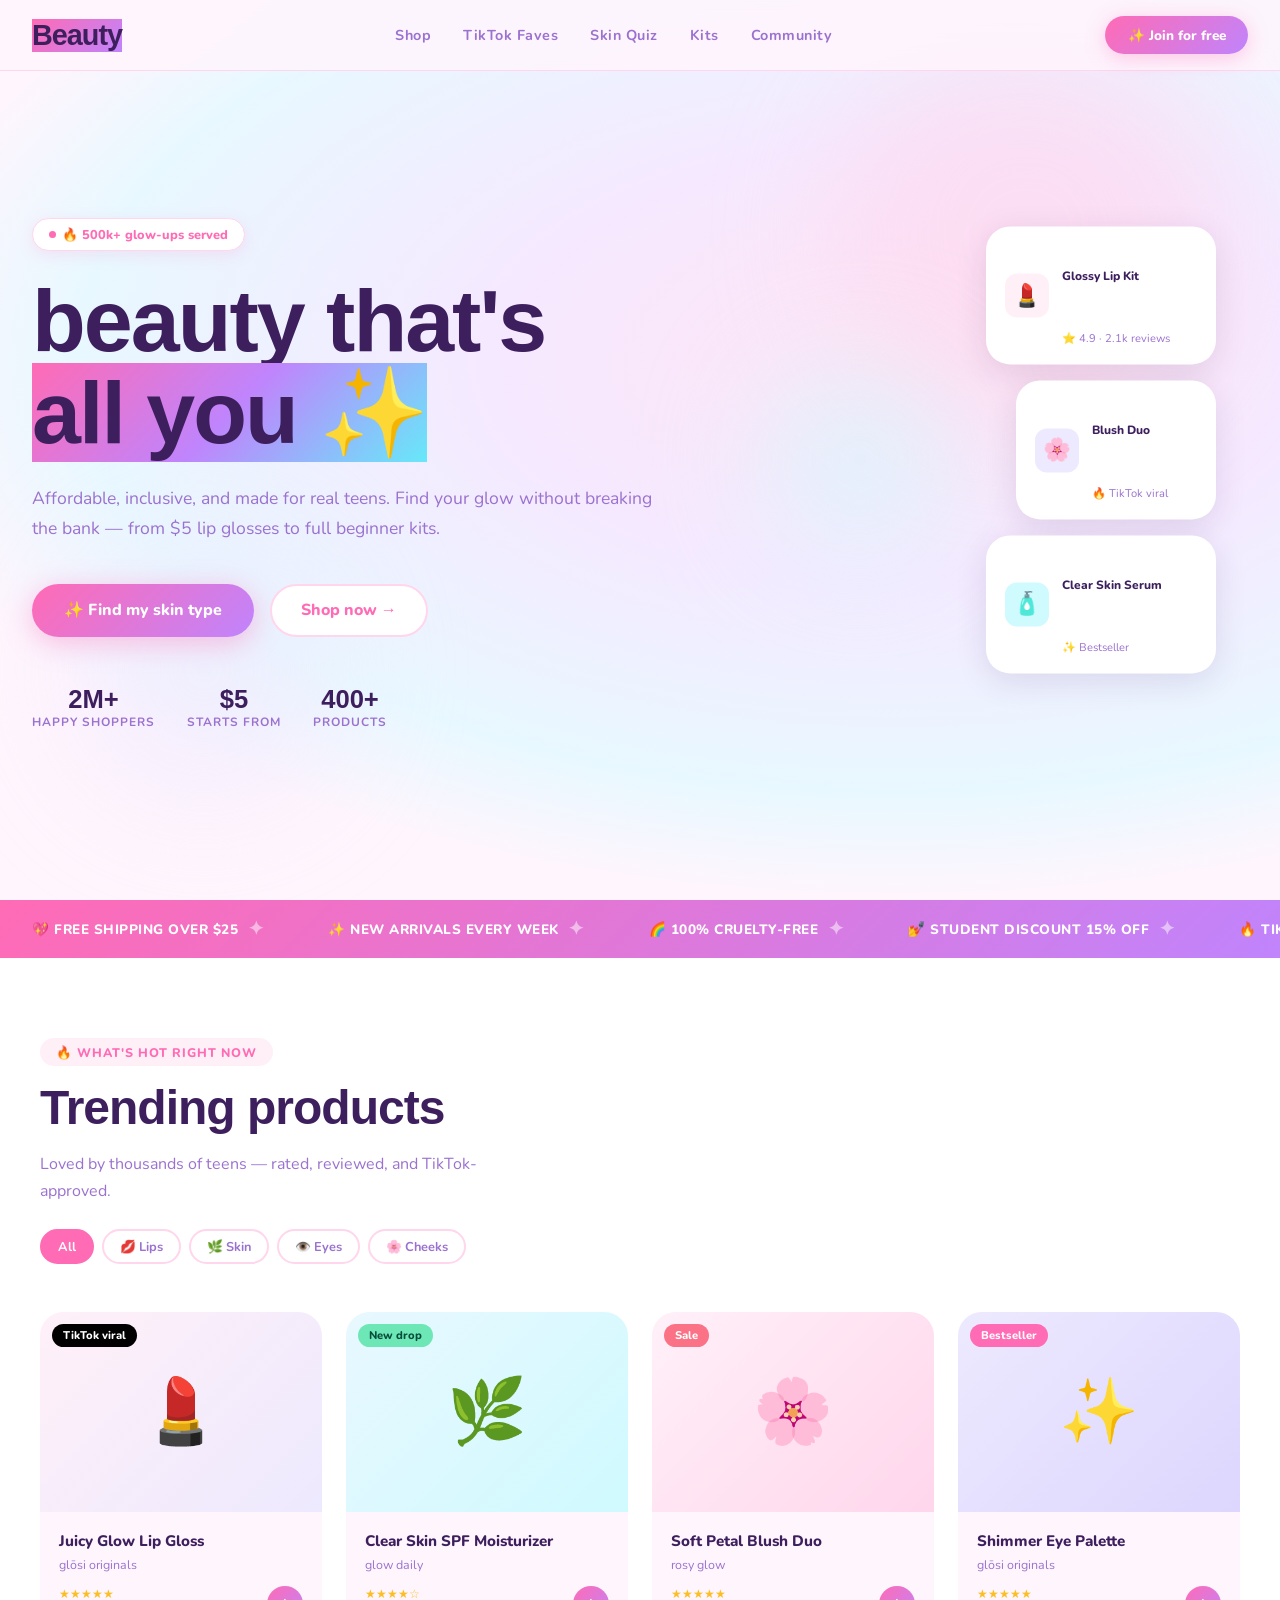
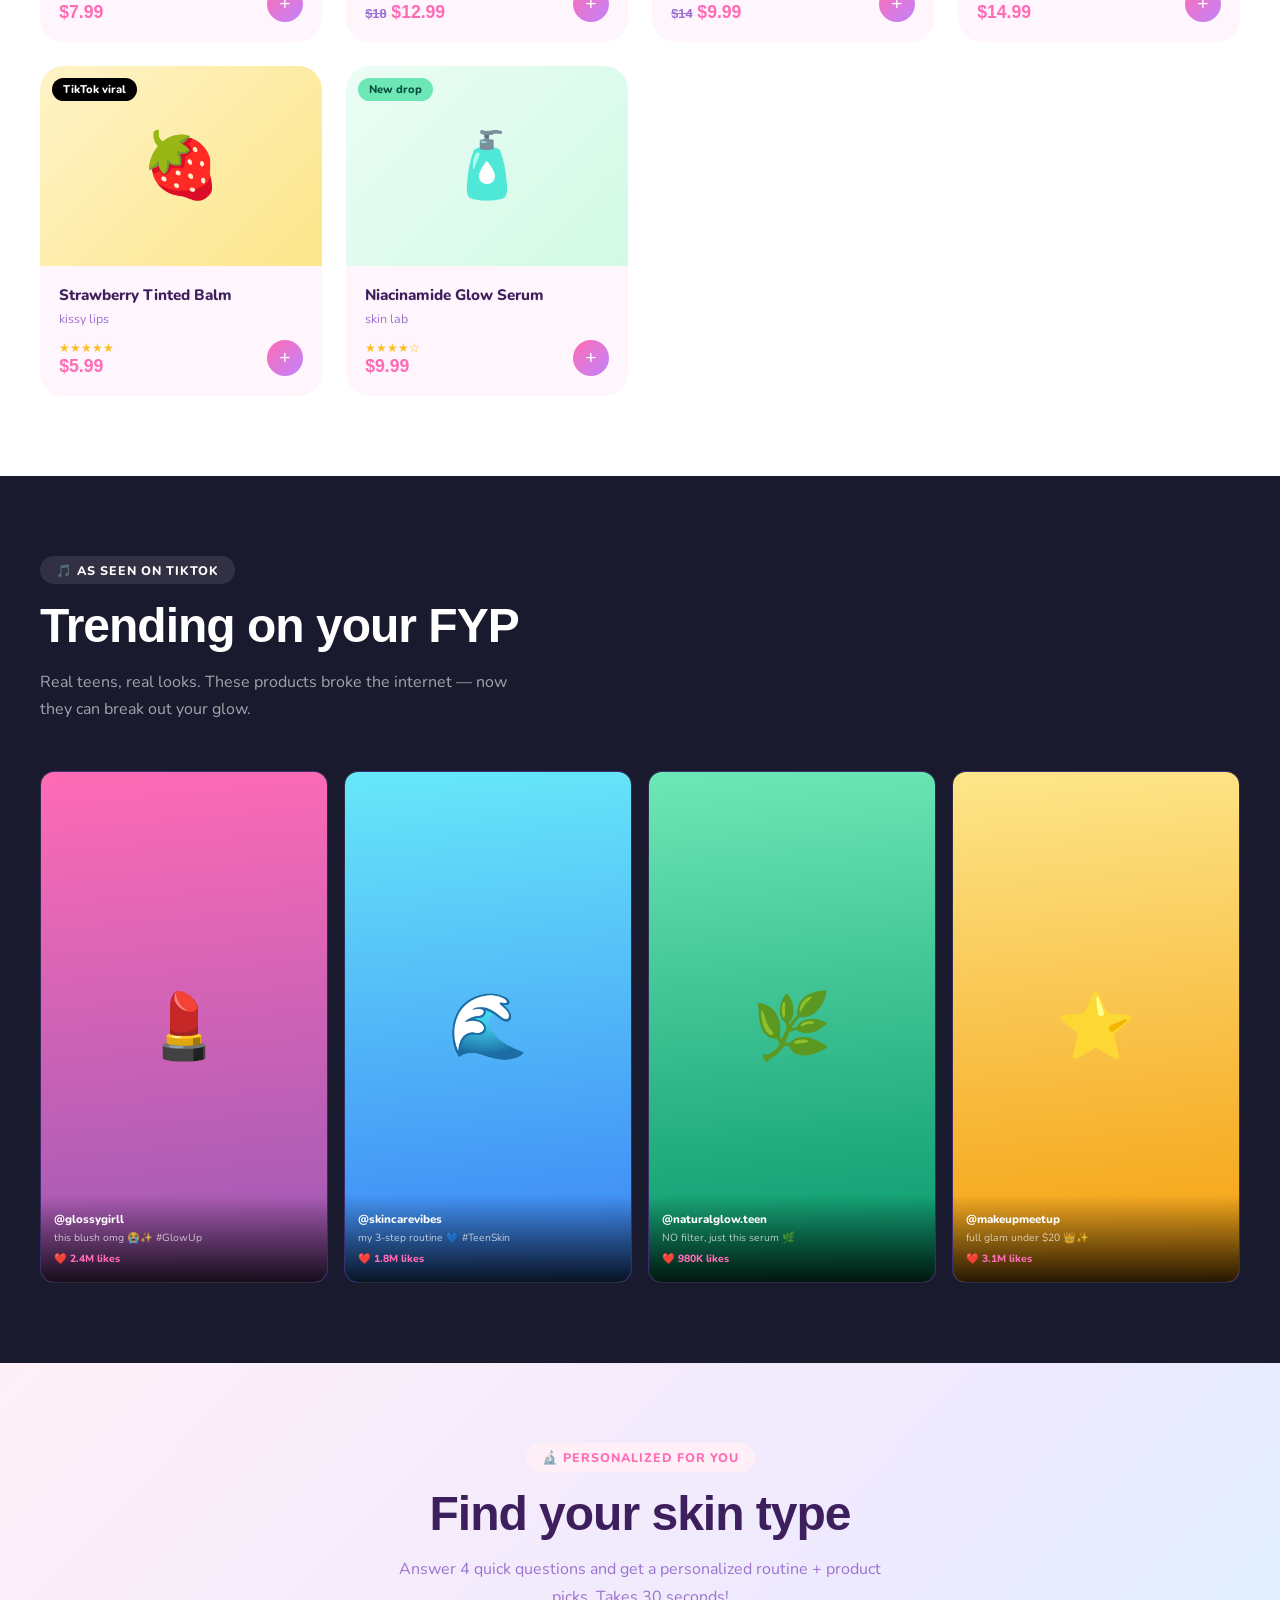
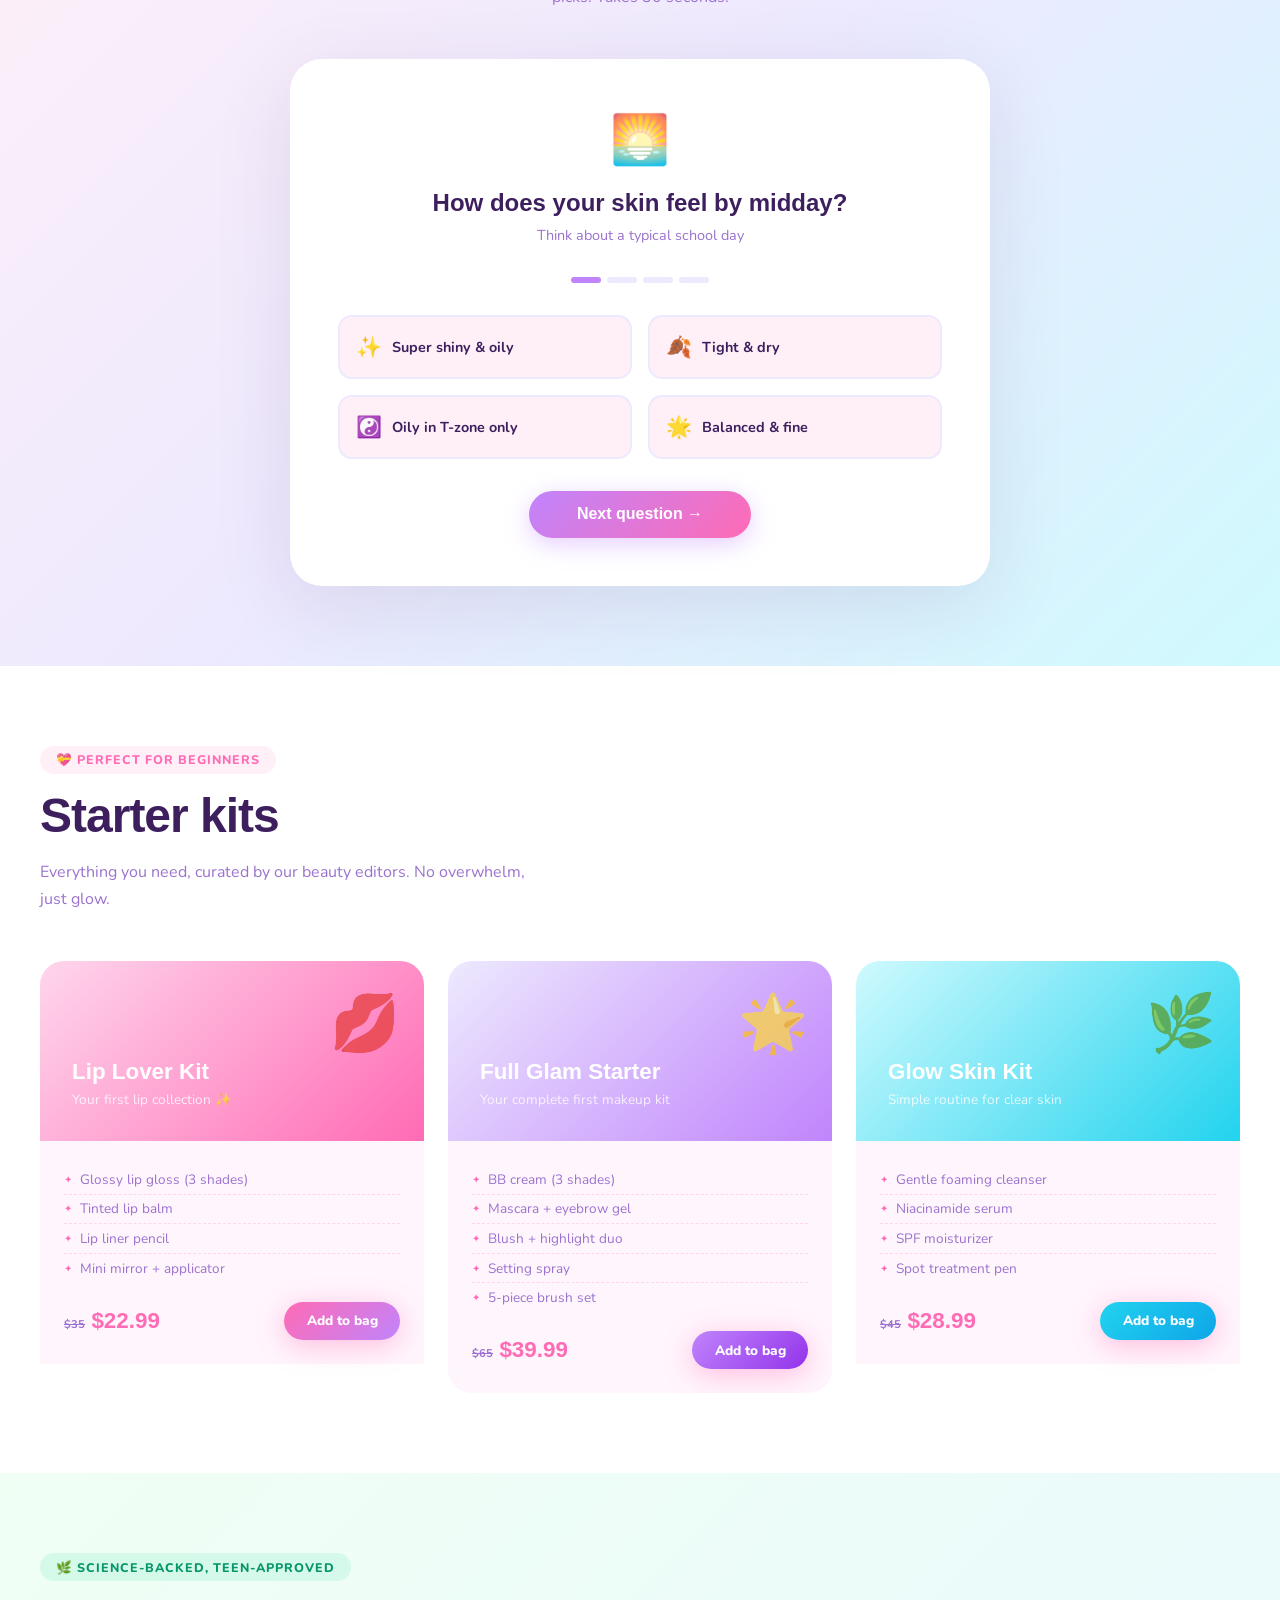
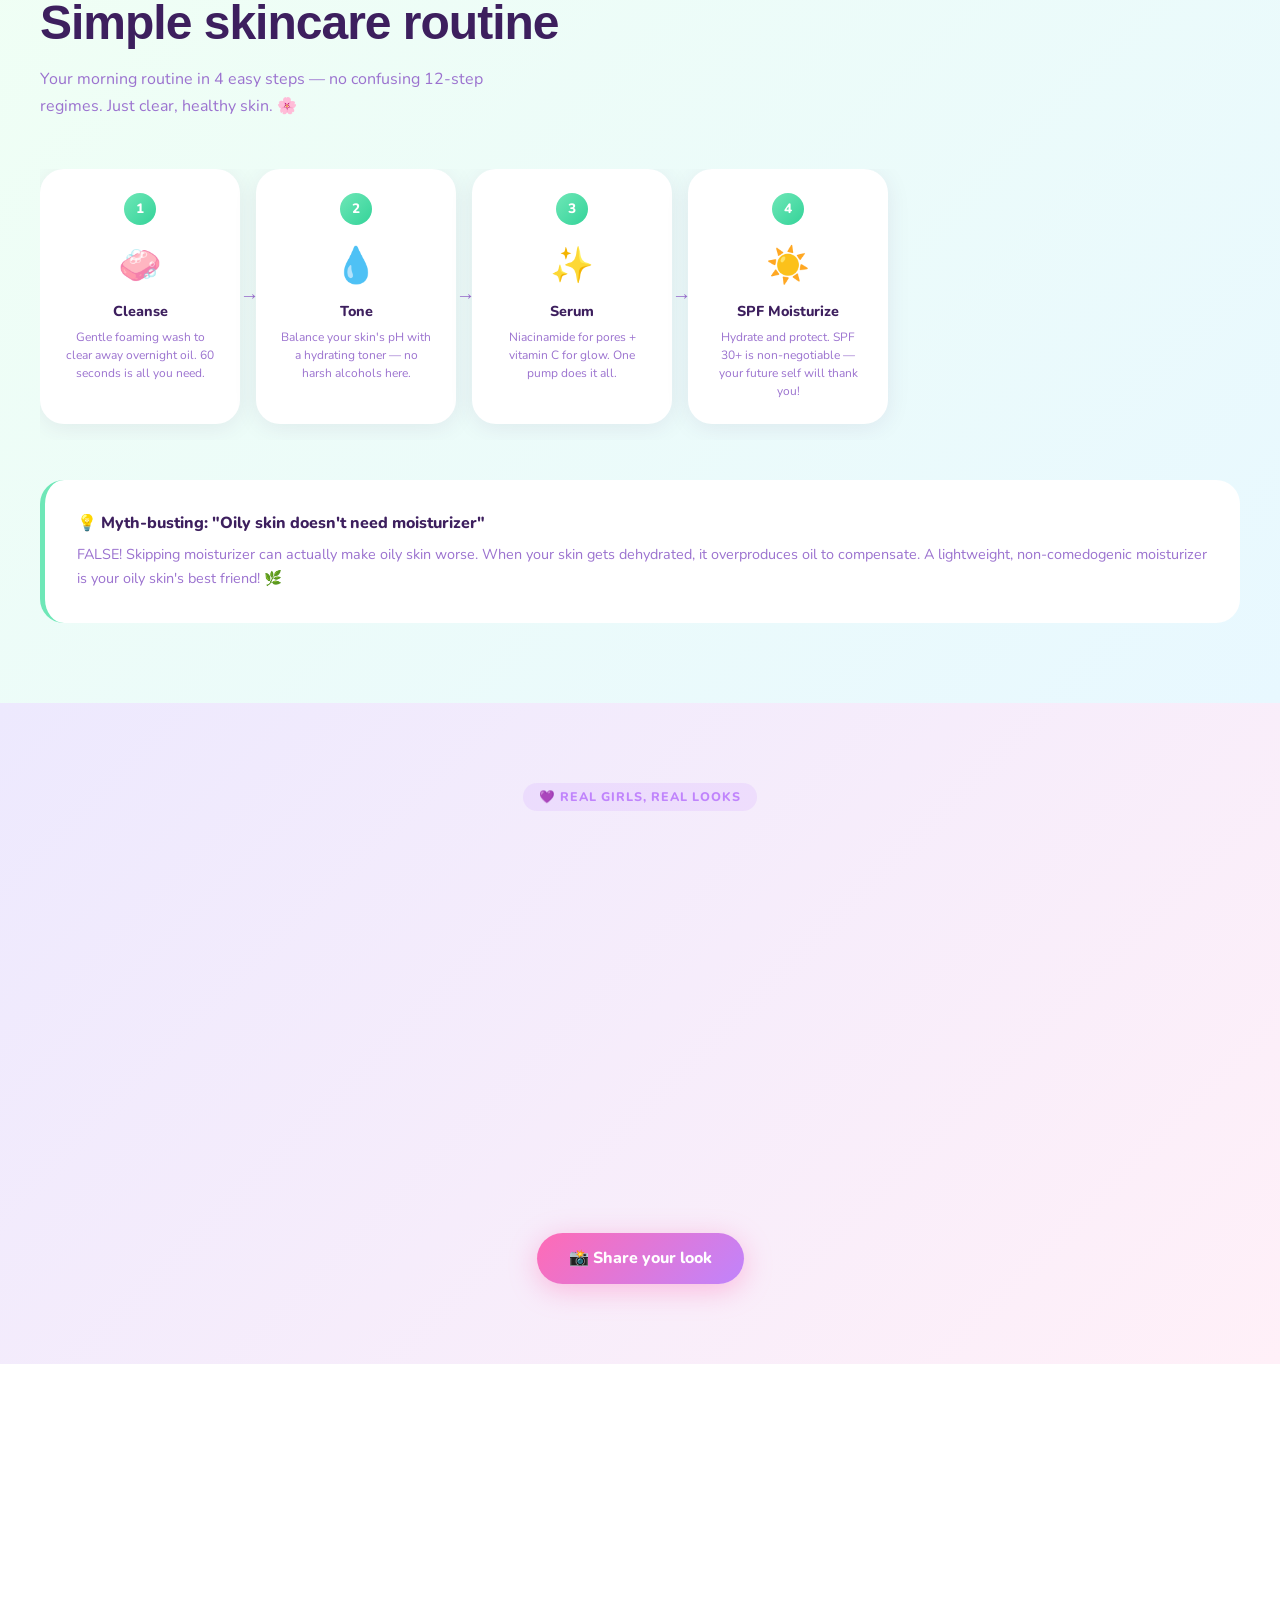
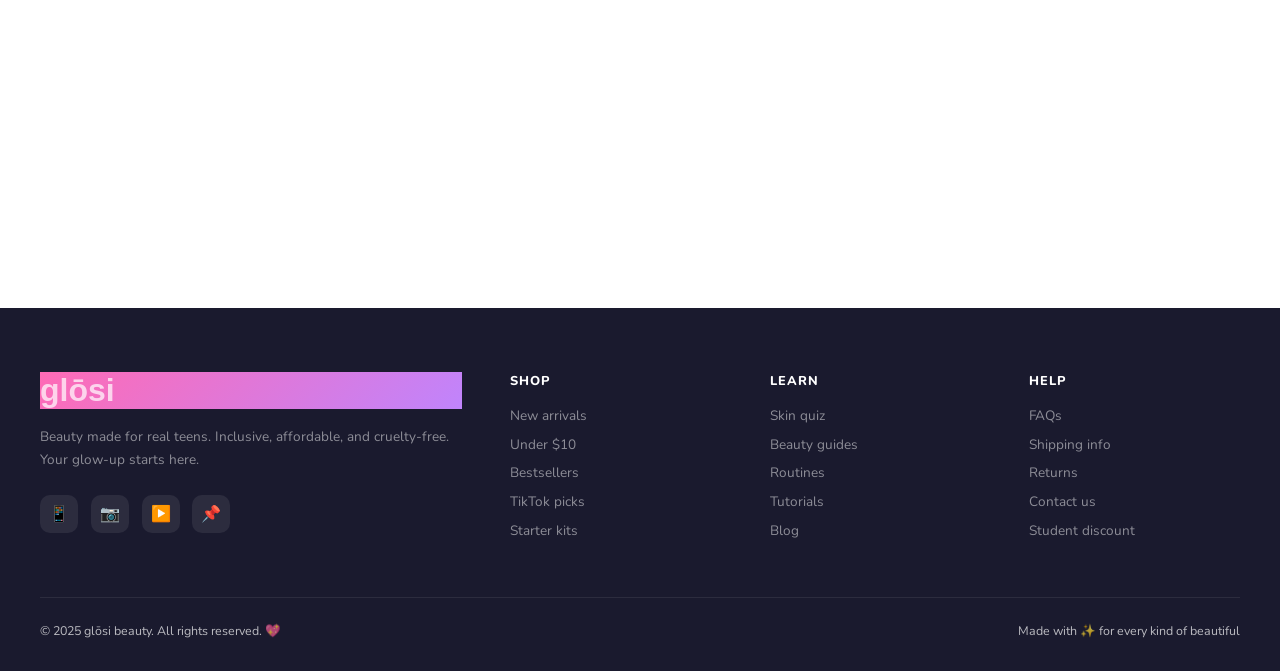
<file: index.html>
<!DOCTYPE html>
<html lang="en">
<head>
<meta charset="UTF-8">
<meta name="viewport" content="width=device-width, initial-scale=1.0">
<title>Beauty — beauty made for you ✨</title>
<link href="https://fonts.googleapis.com/css2?family=Clash+Display:wght@400;500;600;700&family=Nunito:wght@400;600;700;800;900&family=Syne:wght@400;700;800&display=swap" rel="stylesheet">
<link rel="stylesheet" href="index.css">
</head>
<body>

<!-- ── NAV ── -->
<nav>
  <div class="nav-logo">Beauty</div>
  <ul class="nav-links">
    <li><a href="#trending">Shop</a></li>
    <li><a href="#tiktok">TikTok Faves</a></li>
    <li><a href="#quiz">Skin Quiz</a></li>
    <li><a href="#kits">Kits</a></li>
    <li><a href="#community">Community</a></li>
  </ul>
  <button class="nav-cta">✨ Join for free</button>
</nav>

<!-- ── HERO ── -->
<section class="hero" id="hero">
  <div class="hero-bg"></div>
  <div class="blob blob-1"></div>
  <div class="blob blob-2"></div>
  <div class="blob blob-3"></div>

  <div class="hero-content">
    <div class="hero-badge">
      <span class="badge-dot"></span>
      🔥 500k+ glow-ups served
    </div>
    <h1>
      beauty that's<br>
      <span class="gradient-text">all you ✨</span>
    </h1>
    <p>Affordable, inclusive, and made for real teens. Find your glow without breaking the bank — from $5 lip glosses to full beginner kits.</p>
    <div class="hero-actions">
      <button class="btn-primary" onclick="document.getElementById('quiz').scrollIntoView({behavior:'smooth'})">✨ Find my skin type</button>
      <button class="btn-outline" onclick="document.getElementById('trending').scrollIntoView({behavior:'smooth'})">Shop now →</button>
    </div>
    <div class="hero-stats">
      <div class="stat"><div class="stat-num">2M+</div><div class="stat-label">Happy shoppers</div></div>
      <div class="stat"><div class="stat-num">$5</div><div class="stat-label">Starts from</div></div>
      <div class="stat"><div class="stat-num">400+</div><div class="stat-label">Products</div></div>
    </div>
  </div>

  <div class="hero-visual">
    <div class="float-card">
      <div class="float-card-icon icon-pink">💄</div>
      <div class="float-card-info">
        <p>Glossy Lip Kit</p>
        <span>⭐ 4.9 · 2.1k reviews</span>
      </div>
    </div>
    <div class="float-card">
      <div class="float-card-icon icon-purple">🌸</div>
      <div class="float-card-info">
        <p>Blush Duo</p>
        <span>🔥 TikTok viral</span>
      </div>
    </div>
    <div class="float-card">
      <div class="float-card-icon icon-blue">🧴</div>
      <div class="float-card-info">
        <p>Clear Skin Serum</p>
        <span>✨ Bestseller</span>
      </div>
    </div>
  </div>
</section>

<!-- ── MARQUEE ── -->
<div class="marquee-section">
  <div class="marquee-track">
    <span class="marquee-item">💖 free shipping over $25 <span class="marquee-dot">✦</span></span>
    <span class="marquee-item">✨ new arrivals every week <span class="marquee-dot">✦</span></span>
    <span class="marquee-item">🌈 100% cruelty-free <span class="marquee-dot">✦</span></span>
    <span class="marquee-item">💅 student discount 15% off <span class="marquee-dot">✦</span></span>
    <span class="marquee-item">🔥 TikTok's top picks now in stock <span class="marquee-dot">✦</span></span>
    <span class="marquee-item">💖 free shipping over $25 <span class="marquee-dot">✦</span></span>
    <span class="marquee-item">✨ new arrivals every week <span class="marquee-dot">✦</span></span>
    <span class="marquee-item">🌈 100% cruelty-free <span class="marquee-dot">✦</span></span>
    <span class="marquee-item">💅 student discount 15% off <span class="marquee-dot">✦</span></span>
    <span class="marquee-item">🔥 TikTok's top picks now in stock <span class="marquee-dot">✦</span></span>
  </div>
</div>

<!-- ── TRENDING ── -->
<section class="trending" id="trending">
  <div class="container">
    <span class="section-label reveal">🔥 What's hot right now</span>
    <h2 class="section-title reveal">Trending products</h2>
    <p class="section-sub reveal">Loved by thousands of teens — rated, reviewed, and TikTok-approved.</p>

    <div class="filter-pills reveal" style="margin-top: 1.5rem;">
      <span class="pill active" onclick="setFilter(this,'all')">All</span>
      <span class="pill" onclick="setFilter(this,'lips')">💋 Lips</span>
      <span class="pill" onclick="setFilter(this,'skin')">🌿 Skin</span>
      <span class="pill" onclick="setFilter(this,'eyes')">👁️ Eyes</span>
      <span class="pill" onclick="setFilter(this,'cheeks')">🌸 Cheeks</span>
    </div>

    <div class="products-grid" id="products-grid">
      <div class="product-card reveal" data-cat="lips">
        <div class="product-card-img">
          💄
          <span class="product-badge badge-tiktok">TikTok viral</span>
        </div>
        <div class="product-card-body">
          <p class="product-name">Juicy Glow Lip Gloss</p>
          <p class="product-brand">glōsi originals</p>
          <div class="product-footer">
            <div>
              <div class="stars">★★★★★</div>
              <div class="product-price">$7.99</div>
            </div>
            <button class="add-btn" title="Add to cart">+</button>
          </div>
        </div>
      </div>

      <div class="product-card reveal" data-cat="skin">
        <div class="product-card-img" style="background: linear-gradient(135deg,#E8F8FF,#CFFAFE);">
          🌿
          <span class="product-badge badge-new">New drop</span>
        </div>
        <div class="product-card-body">
          <p class="product-name">Clear Skin SPF Moisturizer</p>
          <p class="product-brand">glow daily</p>
          <div class="product-footer">
            <div>
              <div class="stars">★★★★☆</div>
              <div class="product-price"><span class="old">$18</span>$12.99</div>
            </div>
            <button class="add-btn">+</button>
          </div>
        </div>
      </div>

      <div class="product-card reveal" data-cat="cheeks">
        <div class="product-card-img" style="background: linear-gradient(135deg,#FFF0F8,#FFD6EC);">
          🌸
          <span class="product-badge badge-sale">Sale</span>
        </div>
        <div class="product-card-body">
          <p class="product-name">Soft Petal Blush Duo</p>
          <p class="product-brand">rosy glow</p>
          <div class="product-footer">
            <div>
              <div class="stars">★★★★★</div>
              <div class="product-price"><span class="old">$14</span>$9.99</div>
            </div>
            <button class="add-btn">+</button>
          </div>
        </div>
      </div>

      <div class="product-card reveal" data-cat="eyes">
        <div class="product-card-img" style="background: linear-gradient(135deg,#EDE9FE,#DDD6FE);">
          ✨
          <span class="product-badge">Bestseller</span>
        </div>
        <div class="product-card-body">
          <p class="product-name">Shimmer Eye Palette</p>
          <p class="product-brand">glōsi originals</p>
          <div class="product-footer">
            <div>
              <div class="stars">★★★★★</div>
              <div class="product-price">$14.99</div>
            </div>
            <button class="add-btn">+</button>
          </div>
        </div>
      </div>

      <div class="product-card reveal" data-cat="lips">
        <div class="product-card-img" style="background: linear-gradient(135deg,#FEF3C7,#FDE68A);">
          🍓
          <span class="product-badge badge-tiktok">TikTok viral</span>
        </div>
        <div class="product-card-body">
          <p class="product-name">Strawberry Tinted Balm</p>
          <p class="product-brand">kissy lips</p>
          <div class="product-footer">
            <div>
              <div class="stars">★★★★★</div>
              <div class="product-price">$5.99</div>
            </div>
            <button class="add-btn">+</button>
          </div>
        </div>
      </div>

      <div class="product-card reveal" data-cat="skin">
        <div class="product-card-img" style="background: linear-gradient(135deg,#ECFDF5,#D1FAE5);">
          🧴
          <span class="product-badge badge-new">New drop</span>
        </div>
        <div class="product-card-body">
          <p class="product-name">Niacinamide Glow Serum</p>
          <p class="product-brand">skin lab</p>
          <div class="product-footer">
            <div>
              <div class="stars">★★★★☆</div>
              <div class="product-price">$9.99</div>
            </div>
            <button class="add-btn">+</button>
          </div>
        </div>
      </div>
    </div>
  </div>
</section>

<!-- ── TIKTOK ── -->
<section class="tiktok-section" id="tiktok">
  <div class="container">
    <span class="section-label reveal">🎵 As seen on TikTok</span>
    <h2 class="section-title reveal">Trending on your FYP</h2>
    <p class="section-sub reveal">Real teens, real looks. These products broke the internet — now they can break out your glow.</p>

    <div class="tiktok-grid">
      <div class="tiktok-card reveal">
        <div class="tiktok-card-bg">💄</div>
        <div class="tiktok-play"><div class="play-btn">▶</div></div>
        <div class="tiktok-info">
          <div class="tiktok-user">@glossygirll</div>
          <div class="tiktok-desc">this blush omg 😭✨ #GlowUp</div>
          <div class="tiktok-likes">❤️ 2.4M likes</div>
        </div>
      </div>

      <div class="tiktok-card reveal">
        <div class="tiktok-card-bg">🌊</div>
        <div class="tiktok-play"><div class="play-btn">▶</div></div>
        <div class="tiktok-info">
          <div class="tiktok-user">@skincarevibes</div>
          <div class="tiktok-desc">my 3-step routine 💙 #TeenSkin</div>
          <div class="tiktok-likes">❤️ 1.8M likes</div>
        </div>
      </div>

      <div class="tiktok-card reveal">
        <div class="tiktok-card-bg">🌿</div>
        <div class="tiktok-play"><div class="play-btn">▶</div></div>
        <div class="tiktok-info">
          <div class="tiktok-user">@naturalglow.teen</div>
          <div class="tiktok-desc">NO filter, just this serum 🌿</div>
          <div class="tiktok-likes">❤️ 980K likes</div>
        </div>
      </div>

      <div class="tiktok-card reveal">
        <div class="tiktok-card-bg">⭐</div>
        <div class="tiktok-play"><div class="play-btn">▶</div></div>
        <div class="tiktok-info">
          <div class="tiktok-user">@makeupmeetup</div>
          <div class="tiktok-desc">full glam under $20 👑✨</div>
          <div class="tiktok-likes">❤️ 3.1M likes</div>
        </div>
      </div>
    </div>
  </div>
</section>

<!-- ── SKIN QUIZ ── -->
<section class="quiz-section" id="quiz">
  <div class="container">
    <div style="text-align:center">
      <span class="section-label reveal">🔬 Personalized for you</span>
      <h2 class="section-title reveal">Find your skin type</h2>
      <p class="section-sub reveal" style="margin: 0 auto;">Answer 4 quick questions and get a personalized routine + product picks. Takes 30 seconds!</p>
    </div>

    <div class="quiz-card reveal" id="quiz-card">
      <!-- Question 1 -->
      <div id="q1">
        <div class="quiz-emoji">🌅</div>
        <p class="quiz-question">How does your skin feel by midday?</p>
        <p class="quiz-sub">Think about a typical school day</p>
        <div class="quiz-progress">
          <div class="progress-dot active"></div>
          <div class="progress-dot"></div>
          <div class="progress-dot"></div>
          <div class="progress-dot"></div>
        </div>
        <div class="quiz-options">
          <div class="quiz-option" onclick="selectOpt(this,'q1','oily')"><span class="quiz-option-icon">✨</span> Super shiny & oily</div>
          <div class="quiz-option" onclick="selectOpt(this,'q1','dry')"><span class="quiz-option-icon">🍂</span> Tight & dry</div>
          <div class="quiz-option" onclick="selectOpt(this,'q1','combo')"><span class="quiz-option-icon">☯️</span> Oily in T-zone only</div>
          <div class="quiz-option" onclick="selectOpt(this,'q1','normal')"><span class="quiz-option-icon">🌟</span> Balanced & fine</div>
        </div>
        <button class="quiz-btn" onclick="nextQ(1)">Next question →</button>
      </div>

      <!-- Question 2 -->
      <div id="q2" style="display:none">
        <div class="quiz-emoji">🔍</div>
        <p class="quiz-question">Any skin concerns?</p>
        <p class="quiz-sub">Select your biggest challenge</p>
        <div class="quiz-progress">
          <div class="progress-dot done"></div>
          <div class="progress-dot active"></div>
          <div class="progress-dot"></div>
          <div class="progress-dot"></div>
        </div>
        <div class="quiz-options">
          <div class="quiz-option" onclick="selectOpt(this,'q2','acne')"><span class="quiz-option-icon">😤</span> Breakouts & acne</div>
          <div class="quiz-option" onclick="selectOpt(this,'q2','dull')"><span class="quiz-option-icon">😴</span> Dull & uneven tone</div>
          <div class="quiz-option" onclick="selectOpt(this,'q2','sensitive')"><span class="quiz-option-icon">🌷</span> Sensitive & red</div>
          <div class="quiz-option" onclick="selectOpt(this,'q2','none')"><span class="quiz-option-icon">😊</span> Not much really!</div>
        </div>
        <button class="quiz-btn" onclick="nextQ(2)">Next →</button>
      </div>

      <!-- Question 3 -->
      <div id="q3" style="display:none">
        <div class="quiz-emoji">🧴</div>
        <p class="quiz-question">Current skincare routine?</p>
        <p class="quiz-sub">Be honest, no judgment here!</p>
        <div class="quiz-progress">
          <div class="progress-dot done"></div>
          <div class="progress-dot done"></div>
          <div class="progress-dot active"></div>
          <div class="progress-dot"></div>
        </div>
        <div class="quiz-options">
          <div class="quiz-option" onclick="selectOpt(this,'q3','none')"><span class="quiz-option-icon">😅</span> Just water lol</div>
          <div class="quiz-option" onclick="selectOpt(this,'q3','basic')"><span class="quiz-option-icon">🚿</span> Cleanser only</div>
          <div class="quiz-option" onclick="selectOpt(this,'q3','some')"><span class="quiz-option-icon">✅</span> Cleanser + moisturizer</div>
          <div class="quiz-option" onclick="selectOpt(this,'q3','full')"><span class="quiz-option-icon">💪</span> Full multi-step routine</div>
        </div>
        <button class="quiz-btn" onclick="nextQ(3)">Almost there →</button>
      </div>

      <!-- Question 4 -->
      <div id="q4" style="display:none">
        <div class="quiz-emoji">💰</div>
        <p class="quiz-question">What's your beauty budget?</p>
        <p class="quiz-sub">We'll match you to the perfect products</p>
        <div class="quiz-progress">
          <div class="progress-dot done"></div>
          <div class="progress-dot done"></div>
          <div class="progress-dot done"></div>
          <div class="progress-dot active"></div>
        </div>
        <div class="quiz-options">
          <div class="quiz-option" onclick="selectOpt(this,'q4','low')"><span class="quiz-option-icon">🪙</span> Under $10</div>
          <div class="quiz-option" onclick="selectOpt(this,'q4','mid')"><span class="quiz-option-icon">💵</span> $10 – $25</div>
          <div class="quiz-option" onclick="selectOpt(this,'q4','high')"><span class="quiz-option-icon">💳</span> $25 – $50</div>
          <div class="quiz-option" onclick="selectOpt(this,'q4','any')"><span class="quiz-option-icon">💎</span> Whatever's best</div>
        </div>
        <button class="quiz-btn" onclick="showResult()">✨ Get my results!</button>
      </div>

      <!-- Result -->
      <div id="q-result" style="display:none">
        <div class="quiz-emoji" id="result-emoji">🌟</div>
        <div class="result-badge" id="result-badge" style="background: var(--pink-pale); color: var(--pink);">Oily / Combo Skin</div>
        <p class="quiz-question" id="result-title">Your skin is perfectly balanced!</p>
        <p class="quiz-sub" id="result-desc" style="margin-bottom: 2rem;">Here's your personalized routine</p>
        <div style="background: var(--pink-pale); border-radius: var(--radius-sm); padding: 1.2rem; margin-bottom: 2rem; text-align: left;">
          <p style="font-weight: 800; color: var(--text); margin-bottom: 0.8rem;">Your 3-step starter routine:</p>
          <div id="result-steps"></div>
        </div>
        <button class="quiz-btn" onclick="resetQuiz()">🔄 Retake quiz</button>
      </div>
    </div>
  </div>
</section>

<!-- ── BEGINNER KITS ── -->
<section class="kits-section" id="kits">
  <div class="container">
    <span class="section-label reveal">💝 Perfect for beginners</span>
    <h2 class="section-title reveal">Starter kits</h2>
    <p class="section-sub reveal">Everything you need, curated by our beauty editors. No overwhelm, just glow.</p>

    <div class="kits-grid">
      <div class="kit-card kit-1 reveal">
        <div class="kit-header">
          <span class="kit-emoji">💋</span>
          <p class="kit-name">Lip Lover Kit</p>
          <p class="kit-tagline">Your first lip collection ✨</p>
        </div>
        <div class="kit-body">
          <ul class="kit-items">
            <li>Glossy lip gloss (3 shades)</li>
            <li>Tinted lip balm</li>
            <li>Lip liner pencil</li>
            <li>Mini mirror + applicator</li>
          </ul>
          <div class="kit-footer">
            <div class="kit-price"><small>$35</small>$22.99</div>
            <button class="btn-primary" style="font-size:0.85rem; padding: 0.6rem 1.4rem;">Add to bag</button>
          </div>
        </div>
      </div>

      <div class="kit-card kit-2 reveal">
        <div class="kit-header">
          <span class="kit-emoji">🌟</span>
          <p class="kit-name">Full Glam Starter</p>
          <p class="kit-tagline">Your complete first makeup kit</p>
        </div>
        <div class="kit-body">
          <ul class="kit-items">
            <li>BB cream (3 shades)</li>
            <li>Mascara + eyebrow gel</li>
            <li>Blush + highlight duo</li>
            <li>Setting spray</li>
            <li>5-piece brush set</li>
          </ul>
          <div class="kit-footer">
            <div class="kit-price"><small>$65</small>$39.99</div>
            <button class="btn-primary" style="font-size:0.85rem; padding: 0.6rem 1.4rem; background: linear-gradient(135deg, var(--lavender), #9333EA);">Add to bag</button>
          </div>
        </div>
      </div>

      <div class="kit-card kit-3 reveal">
        <div class="kit-header">
          <span class="kit-emoji">🌿</span>
          <p class="kit-name">Glow Skin Kit</p>
          <p class="kit-tagline">Simple routine for clear skin</p>
        </div>
        <div class="kit-body">
          <ul class="kit-items">
            <li>Gentle foaming cleanser</li>
            <li>Niacinamide serum</li>
            <li>SPF moisturizer</li>
            <li>Spot treatment pen</li>
          </ul>
          <div class="kit-footer">
            <div class="kit-price"><small>$45</small>$28.99</div>
            <button class="btn-primary" style="font-size:0.85rem; padding: 0.6rem 1.4rem; background: linear-gradient(135deg, #22D3EE, #0EA5E9);">Add to bag</button>
          </div>
        </div>
      </div>
    </div>
  </div>
</section>

<!-- ── SKINCARE ROUTINE ── -->
<section class="skincare-section" id="skincare">
  <div class="container">
    <span class="section-label reveal" style="background: rgba(110,231,183,0.2); color: #059669;">🌿 Science-backed, teen-approved</span>
    <h2 class="section-title reveal">Simple skincare routine</h2>
    <p class="section-sub reveal">Your morning routine in 4 easy steps — no confusing 12-step regimes. Just clear, healthy skin. 🌸</p>

    <div class="routine-steps">
      <div class="step-card reveal">
        <div class="step-num">1</div>
        <span class="step-icon">🧼</span>
        <p class="step-title">Cleanse</p>
        <p class="step-desc">Gentle foaming wash to clear away overnight oil. 60 seconds is all you need.</p>
        <span class="step-arrow">→</span>
      </div>
      <div class="step-card reveal">
        <div class="step-num">2</div>
        <span class="step-icon">💧</span>
        <p class="step-title">Tone</p>
        <p class="step-desc">Balance your skin's pH with a hydrating toner — no harsh alcohols here.</p>
        <span class="step-arrow">→</span>
      </div>
      <div class="step-card reveal">
        <div class="step-num">3</div>
        <span class="step-icon">✨</span>
        <p class="step-title">Serum</p>
        <p class="step-desc">Niacinamide for pores + vitamin C for glow. One pump does it all.</p>
        <span class="step-arrow">→</span>
      </div>
      <div class="step-card reveal">
        <div class="step-num">4</div>
        <span class="step-icon">☀️</span>
        <p class="step-title">SPF Moisturize</p>
        <p class="step-desc">Hydrate and protect. SPF 30+ is non-negotiable — your future self will thank you!</p>
        <span class="step-arrow">→</span>
      </div>
    </div>

    <div style="margin-top: 2.5rem; background: white; border-radius: var(--radius); padding: 2rem; border-left: 5px solid var(--mint);">
      <p style="font-weight: 800; font-size: 1rem; color: var(--text); margin-bottom: 0.5rem;">💡 Myth-busting: "Oily skin doesn't need moisturizer"</p>
      <p style="color: var(--muted); font-size: 0.9rem; line-height: 1.7;">FALSE! Skipping moisturizer can actually make oily skin worse. When your skin gets dehydrated, it overproduces oil to compensate. A lightweight, non-comedogenic moisturizer is your oily skin's best friend! 🌿</p>
    </div>
  </div>
</section>

<!-- ── COMMUNITY ── -->
<section class="community-section" id="community">
  <div class="container">
    <span class="section-label reveal" style="background: rgba(192,132,252,0.15); color: var(--lavender);">💜 Real girls, real looks</span>
    <h2 class="section-title reveal">Share your glow</h2>
    <p class="section-sub reveal" style="margin: 0 auto;">Tag #glōsibeauty to be featured. Real looks, real skin, no filters needed.</p>

    <div class="ugc-grid">
      <div class="ugc-card reveal" style="background: linear-gradient(135deg,#FFD6EC,#FF6BB5);">
        <span>💄</span>
        <div class="ugc-overlay"><div class="ugc-username">@bella.glow</div><div class="ugc-likes">❤️ 4.2k likes</div></div>
      </div>
      <div class="ugc-card reveal" style="background: linear-gradient(135deg,#CFFAFE,#67E8F9);">
        <span>🌸</span>
        <div class="ugc-overlay"><div class="ugc-username">@fresh.faced</div><div class="ugc-likes">❤️ 2.8k likes</div></div>
      </div>
      <div class="ugc-card reveal" style="background: linear-gradient(135deg,#EDE9FE,#C084FC);">
        <span>✨</span>
        <div class="ugc-overlay"><div class="ugc-username">@glowupqueen</div><div class="ugc-likes">❤️ 6.1k likes</div></div>
      </div>
      <div class="ugc-card reveal" style="background: linear-gradient(135deg,#D1FAE5,#6EE7B7);">
        <span>🌿</span>
        <div class="ugc-overlay"><div class="ugc-username">@naturalskin.teen</div><div class="ugc-likes">❤️ 1.9k likes</div></div>
      </div>
      <div class="ugc-card reveal" style="background: linear-gradient(135deg,#FEF3C7,#FDE68A);">
        <span>💛</span>
        <div class="ugc-overlay"><div class="ugc-username">@sunshine.makeup</div><div class="ugc-likes">❤️ 3.3k likes</div></div>
      </div>
      <div class="ugc-card reveal" style="background: linear-gradient(135deg,#FBCFE8,#EC4899);">
        <span>💗</span>
        <div class="ugc-overlay"><div class="ugc-username">@pinkvibesonly</div><div class="ugc-likes">❤️ 5.7k likes</div></div>
      </div>
    </div>

    <button class="btn-primary" style="margin: 0 auto; display: block;">📸 Share your look</button>
  </div>
</section>

<!-- ── BADGES / GAMIFICATION ── -->
<section class="badges-section" id="badges">
  <div class="container">
    <span class="section-label reveal">🏆 Earn rewards</span>
    <h2 class="section-title reveal">Your beauty journey</h2>
    <p class="section-sub reveal" style="margin: 0 auto;">Level up as you explore, review, and glow. Collect badges and unlock exclusive discounts.</p>

    <div class="badges-grid">
      <div class="badge-card reveal">
        <span class="badge-icon">🌱</span>
        <p class="badge-name">Glow Starter</p>
        <p class="badge-desc">Make your first purchase</p>
      </div>
      <div class="badge-card reveal" style="background: var(--lavender-light); border-color: #DDD6FE;">
        <span class="badge-icon">⭐</span>
        <p class="badge-name">Review Queen</p>
        <p class="badge-desc">Leave 5 product reviews</p>
      </div>
      <div class="badge-card reveal" style="background: var(--blue-light); border-color: #A5F3FC;">
        <span class="badge-icon">💧</span>
        <p class="badge-name">Skin Scientist</p>
        <p class="badge-desc">Complete the skin quiz</p>
      </div>
      <div class="badge-card reveal" style="background: #D1FAE5; border-color: #A7F3D0;">
        <span class="badge-icon">👑</span>
        <p class="badge-name">Glōsi Legend</p>
        <p class="badge-desc">Spend $100+ total</p>
      </div>
      <div class="badge-card reveal" style="background: #FEF3C7; border-color: #FDE68A;">
        <span class="badge-icon">📸</span>
        <p class="badge-name">Content Creator</p>
        <p class="badge-desc">Share 3 looks</p>
      </div>
      <div class="badge-card reveal" style="background: #FCE7F3; border-color: #FBCFE8;">
        <span class="badge-icon">🌺</span>
        <p class="badge-name">Glow Ambassador</p>
        <p class="badge-desc">Refer 5 friends</p>
      </div>
    </div>
  </div>
</section>

<!-- ── FOOTER ── -->
<footer>
  <div class="container">
    <div class="footer-grid">
      <div>
        <div class="footer-logo">glōsi</div>
        <p class="footer-desc">Beauty made for real teens. Inclusive, affordable, and cruelty-free. Your glow-up starts here.</p>
        <div class="footer-social">
          <a class="social-btn" href="#" title="TikTok">📱</a>
          <a class="social-btn" href="#" title="Instagram">📷</a>
          <a class="social-btn" href="#" title="YouTube">▶️</a>
          <a class="social-btn" href="#" title="Pinterest">📌</a>
        </div>
      </div>
      <div class="footer-col">
        <h4>Shop</h4>
        <a href="#">New arrivals</a>
        <a href="#">Under $10</a>
        <a href="#">Bestsellers</a>
        <a href="#">TikTok picks</a>
        <a href="#">Starter kits</a>
      </div>
      <div class="footer-col">
        <h4>Learn</h4>
        <a href="#">Skin quiz</a>
        <a href="#">Beauty guides</a>
        <a href="#">Routines</a>
        <a href="#">Tutorials</a>
        <a href="#">Blog</a>
      </div>
      <div class="footer-col">
        <h4>Help</h4>
        <a href="#">FAQs</a>
        <a href="#">Shipping info</a>
        <a href="#">Returns</a>
        <a href="#">Contact us</a>
        <a href="#">Student discount</a>
      </div>
    </div>
    <div class="footer-bottom">
      <span>© 2025 glōsi beauty. All rights reserved. 💖</span>
      <span>Made with ✨ for every kind of beautiful</span>
    </div>
  </div>
</footer>

<script src="index.js"></script>
</body>
</html>
</file>
<file: index.css>
:root {
    --pink: #FF6BB5;
    --pink-light: #FFD6EC;
    --pink-pale: #FFF0F8;
    --lavender: #C084FC;
    --lavender-light: #EDE9FE;
    --blue: #67E8F9;
    --blue-light: #CFFAFE;
    --mint: #6EE7B7;
    --yellow: #FDE68A;
    --coral: #FB7185;
    --white: #FFFFFF;
    --dark: #1A1A2E;
    --text: #3D1F5E;
    --muted: #9B72CF;
    --radius: 24px;
    --radius-sm: 14px;
    --font-display: 'Clash Display', sans-serif;
    --font-body: 'Nunito', sans-serif;
    --font-accent: 'Syne', sans-serif;
  }

  *, *::before, *::after { box-sizing: border-box; margin: 0; padding: 0; }

  html { scroll-behavior: smooth; }

  body {
    font-family: var(--font-body);
    background: #FFF5FD;
    color: var(--text);
    overflow-x: hidden;
  }

  /* ── NAV ── */
  nav {
    position: fixed; top: 0; left: 0; right: 0; z-index: 100;
    display: flex; align-items: center; justify-content: space-between;
    padding: 1rem 2rem;
    background: rgba(255,245,253,0.85);
    backdrop-filter: blur(20px);
    border-bottom: 1.5px solid var(--pink-light);
  }

  .nav-logo {
    font-family: var(--font-display);
    font-size: 1.8rem; font-weight: 700;
    background: linear-gradient(135deg, var(--pink), var(--lavender));
    letter-spacing: -1px;
  }

  .nav-links {
    display: flex; gap: 2rem; list-style: none;
  }
  .nav-links a {
    font-size: 0.9rem; font-weight: 700; text-decoration: none;
    color: var(--muted); transition: color 0.2s;
    letter-spacing: 0.5px;
  }
  .nav-links a:hover { color: var(--pink); }

  .nav-cta {
    background: linear-gradient(135deg, var(--pink), var(--lavender));
    color: white; border: none; padding: 0.6rem 1.4rem;
    border-radius: 50px; font-family: var(--font-body);
    font-weight: 800; font-size: 0.85rem; cursor: pointer;
    transition: transform 0.2s, box-shadow 0.2s;
    box-shadow: 0 4px 20px rgba(255,107,181,0.35);
  }
  .nav-cta:hover { transform: translateY(-2px); box-shadow: 0 8px 28px rgba(255,107,181,0.45); }

  /* ── HERO ── */
  .hero {
    min-height: 100vh;
    display: flex; align-items: center;
    padding: 7rem 2rem 4rem;
    position: relative; overflow: hidden;
  }

  .hero-bg {
    position: absolute; inset: 0;
    background: radial-gradient(ellipse 80% 60% at 70% 40%, #FFE4F5 0%, #F5E9FF 40%, #E8F8FF 80%, #FFF5FD 100%);
  }

  .blob {
    position: absolute; border-radius: 50%;
    filter: blur(60px); opacity: 0.55; animation: float 8s ease-in-out infinite;
  }
  .blob-1 { width: 380px; height: 380px; background: var(--pink-light); top: 5%; right: 5%; }
  .blob-2 { width: 280px; height: 280px; background: var(--lavender-light); bottom: 10%; left: 5%; animation-delay: -3s; }
  .blob-3 { width: 200px; height: 200px; background: var(--blue-light); top: 40%; right: 25%; animation-delay: -5s; }

  @keyframes float {
    0%, 100% { transform: translateY(0) scale(1); }
    50% { transform: translateY(-20px) scale(1.05); }
  }

  .hero-content { position: relative; z-index: 1; max-width: 620px; }

  .hero-badge {
    display: inline-flex; align-items: center; gap: 0.4rem;
    background: white; border: 1.5px solid var(--pink-light);
    padding: 0.4rem 1rem; border-radius: 50px;
    font-size: 0.8rem; font-weight: 800; color: var(--pink);
    margin-bottom: 1.5rem; animation: slideDown 0.6s ease;
    box-shadow: 0 4px 16px rgba(255,107,181,0.15);
  }
  .badge-dot { width: 7px; height: 7px; background: var(--pink); border-radius: 50%; animation: pulse 1.5s ease infinite; }
  @keyframes pulse { 0%,100%{transform:scale(1);opacity:1} 50%{transform:scale(1.5);opacity:0.6} }

  .hero h1 {
    font-family: var(--font-display);
    font-size: clamp(3rem, 8vw, 5.5rem);
    font-weight: 700; line-height: 1.05;
    letter-spacing: -2px;
    animation: slideUp 0.7s ease 0.1s both;
  }

  .hero h1 .gradient-text {
    background: linear-gradient(135deg, var(--pink) 0%, var(--lavender) 50%, var(--blue) 100%);
  }

  .hero p {
    margin: 1.5rem 0 2.5rem;
    font-size: 1.1rem; color: var(--muted); line-height: 1.7;
    animation: slideUp 0.7s ease 0.2s both;
  }

  .hero-actions {
    display: flex; gap: 1rem; flex-wrap: wrap;
    animation: slideUp 0.7s ease 0.3s both;
  }

  .btn-primary {
    background: linear-gradient(135deg, var(--pink), var(--lavender));
    color: white; border: none; padding: 0.9rem 2rem;
    border-radius: 50px; font-family: var(--font-body);
    font-weight: 800; font-size: 1rem; cursor: pointer;
    transition: transform 0.2s, box-shadow 0.2s;
    box-shadow: 0 6px 28px rgba(255,107,181,0.4);
  }
  .btn-primary:hover { transform: translateY(-3px); box-shadow: 0 10px 36px rgba(255,107,181,0.5); }

  .btn-outline {
    background: white; color: var(--pink);
    border: 2px solid var(--pink-light); padding: 0.85rem 1.8rem;
    border-radius: 50px; font-family: var(--font-body);
    font-weight: 800; font-size: 1rem; cursor: pointer;
    transition: all 0.2s;
  }
  .btn-outline:hover { border-color: var(--pink); background: var(--pink-pale); }

  .hero-stats {
    display: flex; gap: 2rem; margin-top: 3rem;
    animation: slideUp 0.7s ease 0.4s both;
  }
  .stat { text-align: center; }
  .stat-num { font-family: var(--font-display); font-size: 1.6rem; font-weight: 700; color: var(--text); }
  .stat-label { font-size: 0.75rem; font-weight: 700; color: var(--muted); text-transform: uppercase; letter-spacing: 1px; }

  /* Floating product cards in hero */
  .hero-visual {
    position: absolute; right: 5%; top: 50%;
    transform: translateY(-50%);
    display: flex; flex-direction: column; gap: 1rem;
    z-index: 1;
  }

  .float-card {
    background: white; border-radius: var(--radius);
    padding: 1rem 1.2rem;
    box-shadow: 0 8px 32px rgba(60,30,90,0.12);
    display: flex; align-items: center; gap: 0.8rem;
    min-width: 200px;
    animation: floatCard 6s ease-in-out infinite;
  }
  .float-card:nth-child(2) { animation-delay: -2s; margin-left: 30px; }
  .float-card:nth-child(3) { animation-delay: -4s; }

  @keyframes floatCard {
    0%,100%{transform:translateY(0)} 50%{transform:translateY(-10px)}
  }

  .float-card-icon {
    width: 44px; height: 44px; border-radius: 12px;
    display: flex; align-items: center; justify-content: center;
    font-size: 1.4rem;
  }
  .icon-pink { background: var(--pink-pale); }
  .icon-purple { background: var(--lavender-light); }
  .icon-blue { background: var(--blue-light); }

  .float-card-info p { font-size: 0.75rem; font-weight: 800; color: var(--text); }
  .float-card-info span { font-size: 0.7rem; color: var(--muted); }

  @keyframes slideDown { from{opacity:0;transform:translateY(-20px)} to{opacity:1;transform:translateY(0)} }
  @keyframes slideUp { from{opacity:0;transform:translateY(20px)} to{opacity:1;transform:translateY(0)} }

  /* ── MARQUEE ── */
  .marquee-section {
    padding: 1rem 0; overflow: hidden;
    background: linear-gradient(135deg, var(--pink), var(--lavender));
    position: relative;
  }
  .marquee-track {
    display: flex; gap: 0;
    animation: marquee 20s linear infinite;
    white-space: nowrap;
  }
  .marquee-item {
    display: inline-flex; align-items: center; gap: 0.6rem;
    padding: 0 2rem;
    color: white; font-weight: 800; font-size: 0.85rem;
    letter-spacing: 0.5px; text-transform: uppercase;
  }
  .marquee-dot { color: rgba(255,255,255,0.5); font-size: 1.2rem; }
  @keyframes marquee { from{transform:translateX(0)} to{transform:translateX(-50%)} }

  /* ── SECTION BASE ── */
  section { padding: 5rem 2rem; }
  .section-label {
    display: inline-flex; align-items: center; gap: 0.5rem;
    background: var(--pink-pale); color: var(--pink);
    padding: 0.35rem 1rem; border-radius: 50px;
    font-size: 0.78rem; font-weight: 800;
    text-transform: uppercase; letter-spacing: 1px;
    margin-bottom: 1rem;
  }
  .section-title {
    font-family: var(--font-display);
    font-size: clamp(2rem, 5vw, 3rem);
    font-weight: 700; letter-spacing: -1px;
    line-height: 1.1; margin-bottom: 1rem;
  }
  .section-sub {
    font-size: 1rem; color: var(--muted); max-width: 500px; line-height: 1.7;
  }

  .container { max-width: 1200px; margin: 0 auto; }

  /* ── TRENDING ── */
  .trending { background: white; }
  .products-grid {
    display: grid;
    grid-template-columns: repeat(auto-fit, minmax(240px, 1fr));
    gap: 1.5rem; margin-top: 3rem;
  }

  .product-card {
    background: #FFF5FD; border-radius: var(--radius);
    overflow: hidden; transition: transform 0.3s, box-shadow 0.3s;
    cursor: pointer; position: relative;
  }
  .product-card:hover { transform: translateY(-8px); box-shadow: 0 20px 60px rgba(60,30,90,0.15); }

  .product-card-img {
    height: 200px;
    display: flex; align-items: center; justify-content: center;
    font-size: 4rem; position: relative;
    background: linear-gradient(135deg, var(--pink-pale), var(--lavender-light));
  }

  .product-badge {
    position: absolute; top: 12px; left: 12px;
    padding: 0.25rem 0.7rem; border-radius: 50px;
    font-size: 0.7rem; font-weight: 800;
    background: var(--pink); color: white;
  }
  .badge-tiktok { background: #010101; color: white; }
  .badge-new { background: var(--mint); color: #064E3B; }
  .badge-sale { background: var(--coral); color: white; }

  .product-card-body { padding: 1.2rem; }
  .product-name { font-weight: 800; font-size: 0.95rem; color: var(--text); margin-bottom: 0.3rem; }
  .product-brand { font-size: 0.78rem; color: var(--muted); margin-bottom: 0.8rem; }
  .product-footer { display: flex; align-items: center; justify-content: space-between; }
  .product-price { font-family: var(--font-display); font-weight: 700; font-size: 1.1rem; color: var(--pink); }
  .product-price .old { font-size: 0.8rem; color: var(--muted); text-decoration: line-through; margin-right: 0.3rem; }
  .stars { font-size: 0.75rem; color: #FBBF24; }
  .add-btn {
    width: 36px; height: 36px; border-radius: 50%;
    background: linear-gradient(135deg, var(--pink), var(--lavender));
    border: none; color: white; font-size: 1.2rem;
    cursor: pointer; display: flex; align-items: center; justify-content: center;
    transition: transform 0.2s;
  }
  .add-btn:hover { transform: scale(1.15); }

  /* ── TIKTOK FAVORITES ── */
  .tiktok-section {
    background: var(--dark);
    color: white;
  }
  .tiktok-section .section-label { background: rgba(255,255,255,0.1); color: white; }
  .tiktok-section .section-title { color: white; }
  .tiktok-section .section-sub { color: rgba(255,255,255,0.6); }

  .tiktok-grid {
    display: grid;
    grid-template-columns: repeat(auto-fit, minmax(180px, 1fr));
    gap: 1rem; margin-top: 3rem;
  }

  .tiktok-card {
    border-radius: var(--radius-sm); overflow: hidden;
    position: relative; aspect-ratio: 9/16;
    background: linear-gradient(175deg, #1A1A2E, #2D1B69);
    cursor: pointer; transition: transform 0.3s;
    border: 1.5px solid rgba(255,255,255,0.08);
  }
  .tiktok-card:hover { transform: scale(1.04); }

  .tiktok-card-bg {
    position: absolute; inset: 0;
    display: flex; align-items: center; justify-content: center;
    font-size: 4rem;
    background: linear-gradient(175deg, var(--tiktok-color1, #2D1B69), var(--tiktok-color2, #1A1A2E));
  }
  .tiktok-card:nth-child(1) { --tiktok-color1: #FF6BB5; --tiktok-color2: #9B59B6; }
  .tiktok-card:nth-child(2) { --tiktok-color1: #67E8F9; --tiktok-color2: #3B82F6; }
  .tiktok-card:nth-child(3) { --tiktok-color1: #6EE7B7; --tiktok-color2: #059669; }
  .tiktok-card:nth-child(4) { --tiktok-color1: #FDE68A; --tiktok-color2: #F59E0B; }

  .tiktok-play {
    position: absolute; inset: 0;
    display: flex; align-items: center; justify-content: center;
    opacity: 0; transition: opacity 0.3s;
    background: rgba(0,0,0,0.3);
  }
  .tiktok-card:hover .tiktok-play { opacity: 1; }
  .play-btn {
    width: 50px; height: 50px; border-radius: 50%;
    background: white; display: flex; align-items: center; justify-content: center;
    font-size: 1.3rem; color: var(--dark);
  }

  .tiktok-info {
    position: absolute; bottom: 0; left: 0; right: 0;
    padding: 1rem 0.8rem;
    background: linear-gradient(to top, rgba(0,0,0,0.85), transparent);
  }
  .tiktok-user { font-size: 0.72rem; font-weight: 800; color: white; margin-bottom: 0.2rem; }
  .tiktok-desc { font-size: 0.65rem; color: rgba(255,255,255,0.7); }
  .tiktok-likes { display: flex; align-items: center; gap: 0.3rem; margin-top: 0.4rem; font-size: 0.65rem; color: var(--pink); font-weight: 800; }

  /* ── QUIZ ── */
  .quiz-section {
    background: linear-gradient(135deg, var(--pink-pale) 0%, var(--lavender-light) 50%, var(--blue-light) 100%);
  }

  .quiz-card {
    background: white; border-radius: 32px;
    padding: 3rem;
    box-shadow: 0 20px 80px rgba(60,30,90,0.1);
    max-width: 700px; margin: 3rem auto 0;
    text-align: center;
  }

  .quiz-emoji { font-size: 3rem; margin-bottom: 1rem; }
  .quiz-question { font-family: var(--font-display); font-size: 1.5rem; font-weight: 700; color: var(--text); margin-bottom: 0.5rem; }
  .quiz-sub { color: var(--muted); font-size: 0.9rem; margin-bottom: 2rem; }
  .quiz-progress { display: flex; gap: 6px; justify-content: center; margin-bottom: 2rem; }
  .progress-dot { width: 30px; height: 6px; border-radius: 50px; background: var(--lavender-light); transition: background 0.3s; }
  .progress-dot.active { background: var(--lavender); }
  .progress-dot.done { background: var(--pink); }

  .quiz-options { display: grid; grid-template-columns: 1fr 1fr; gap: 1rem; margin-bottom: 2rem; }
  .quiz-option {
    padding: 1rem; border-radius: var(--radius-sm);
    border: 2px solid var(--lavender-light);
    background: var(--pink-pale); cursor: pointer;
    font-weight: 700; font-size: 0.9rem; color: var(--text);
    transition: all 0.2s; display: flex; align-items: center; gap: 0.6rem;
  }
  .quiz-option:hover, .quiz-option.selected {
    border-color: var(--lavender); background: var(--lavender-light);
    transform: translateY(-2px); box-shadow: 0 6px 20px rgba(192,132,252,0.25);
  }
  .quiz-option-icon { font-size: 1.3rem; }
  .quiz-btn {
    background: linear-gradient(135deg, var(--lavender), var(--pink));
    color: white; border: none; padding: 0.9rem 3rem;
    border-radius: 50px; font-weight: 800; font-size: 1rem;
    cursor: pointer; transition: transform 0.2s, box-shadow 0.2s;
    box-shadow: 0 6px 24px rgba(192,132,252,0.4);
  }
  .quiz-btn:hover { transform: translateY(-2px); box-shadow: 0 10px 32px rgba(192,132,252,0.5); }

  .quiz-result { display: none; }
  .quiz-result.show { display: block; }
  .result-badge {
    display: inline-block; padding: 0.5rem 1.5rem;
    border-radius: 50px; font-weight: 800; font-size: 0.9rem;
    margin-bottom: 1rem;
  }

  /* ── BEGINNER KITS ── */
  .kits-section { background: white; }
  .kits-grid { display: grid; grid-template-columns: repeat(auto-fit, minmax(300px, 1fr)); gap: 1.5rem; margin-top: 3rem; }

  .kit-card {
    border-radius: var(--radius); overflow: hidden;
    transition: transform 0.3s, box-shadow 0.3s;
    cursor: pointer;
  }
  .kit-card:hover { transform: translateY(-6px); box-shadow: 0 24px 60px rgba(60,30,90,0.15); }

  .kit-header {
    padding: 2rem; position: relative; overflow: hidden;
    min-height: 180px; display: flex; flex-direction: column; justify-content: flex-end;
  }
  .kit-1 .kit-header { background: linear-gradient(135deg, #FFD6EC, #FF6BB5); }
  .kit-2 .kit-header { background: linear-gradient(135deg, #EDE9FE, #C084FC); }
  .kit-3 .kit-header { background: linear-gradient(135deg, #CFFAFE, #22D3EE); }

  .kit-emoji { font-size: 3.5rem; position: absolute; top: 1.5rem; right: 1.5rem; opacity: 0.7; }
  .kit-name { font-family: var(--font-display); font-size: 1.4rem; font-weight: 700; color: white; }
  .kit-tagline { font-size: 0.85rem; color: rgba(255,255,255,0.8); margin-top: 0.3rem; }

  .kit-body { padding: 1.5rem; background: #FFF5FD; }
  .kit-items { list-style: none; margin-bottom: 1.2rem; }
  .kit-items li {
    display: flex; align-items: center; gap: 0.5rem;
    font-size: 0.85rem; color: var(--muted); padding: 0.3rem 0;
    border-bottom: 1px dashed var(--pink-light);
  }
  .kit-items li:last-child { border: none; }
  .kit-items li::before { content: "✦"; color: var(--pink); font-size: 0.6rem; flex-shrink: 0; }
  .kit-footer { display: flex; align-items: center; justify-content: space-between; }
  .kit-price { font-family: var(--font-display); font-size: 1.4rem; font-weight: 700; color: var(--pink); }
  .kit-price small { font-size: 0.7rem; color: var(--muted); text-decoration: line-through; margin-right: 0.4rem; font-family: var(--font-body); }

  /* ── SKINCARE ── */
  .skincare-section {
    background: linear-gradient(135deg, #F0FFF4, #E8F8FF);
  }
  .routine-steps {
    display: flex; gap: 1rem; margin-top: 3rem;
    overflow-x: auto; padding-bottom: 1rem;
  }
  .step-card {
    flex: 0 0 200px; background: white;
    border-radius: var(--radius); padding: 1.5rem;
    text-align: center;
    box-shadow: 0 4px 24px rgba(60,30,90,0.08);
    position: relative;
  }
  .step-num {
    width: 32px; height: 32px; border-radius: 50%;
    background: linear-gradient(135deg, var(--mint), #34D399);
    color: white; font-weight: 800; font-size: 0.85rem;
    display: flex; align-items: center; justify-content: center;
    margin: 0 auto 1rem;
  }
  .step-icon { font-size: 2.2rem; margin-bottom: 0.8rem; display: block; }
  .step-title { font-weight: 800; font-size: 0.9rem; color: var(--text); margin-bottom: 0.4rem; }
  .step-desc { font-size: 0.75rem; color: var(--muted); line-height: 1.5; }
  .step-arrow {
    position: absolute; right: -1.2rem; top: 50%;
    transform: translateY(-50%);
    font-size: 1.2rem; color: var(--muted); z-index: 1;
  }
  .step-card:last-child .step-arrow { display: none; }

  /* ── UNDER $10 ── */
  .budget-section { background: white; }
  .budget-header { display: flex; align-items: flex-end; justify-content: space-between; flex-wrap: wrap; gap: 1rem; }
  .filter-pills { display: flex; gap: 0.5rem; flex-wrap: wrap; margin-top: 1rem; }
  .pill {
    padding: 0.4rem 1rem; border-radius: 50px;
    border: 2px solid var(--pink-light); background: white;
    font-size: 0.8rem; font-weight: 700; color: var(--muted);
    cursor: pointer; transition: all 0.2s;
  }
  .pill:hover, .pill.active { background: var(--pink); border-color: var(--pink); color: white; }

  /* ── COMMUNITY ── */
  .community-section {
    background: linear-gradient(135deg, var(--lavender-light), var(--pink-pale));
    text-align: center;
  }

  .ugc-grid {
    display: grid;
    grid-template-columns: repeat(auto-fit, minmax(160px, 1fr));
    gap: 1rem; margin: 3rem 0;
  }

  .ugc-card {
    border-radius: var(--radius-sm); overflow: hidden;
    aspect-ratio: 1; position: relative;
    background: linear-gradient(135deg, var(--pink-pale), var(--lavender-light));
    cursor: pointer; transition: transform 0.3s;
    display: flex; align-items: center; justify-content: center;
    font-size: 3rem;
  }
  .ugc-card:hover { transform: scale(1.04); }

  .ugc-overlay {
    position: absolute; inset: 0; background: rgba(60,30,90,0.55);
    display: flex; flex-direction: column; align-items: center; justify-content: center;
    opacity: 0; transition: opacity 0.3s; color: white; padding: 1rem;
  }
  .ugc-card:hover .ugc-overlay { opacity: 1; }
  .ugc-username { font-weight: 800; font-size: 0.8rem; }
  .ugc-likes { font-size: 0.7rem; opacity: 0.8; }

  /* ── BADGES ── */
  .badges-section { background: white; text-align: center; }
  .badges-grid {
    display: grid; grid-template-columns: repeat(auto-fit, minmax(160px, 1fr));
    gap: 1.5rem; margin-top: 3rem;
  }
  .badge-card {
    background: var(--pink-pale); border-radius: var(--radius);
    padding: 1.8rem 1rem; text-align: center;
    border: 2px solid var(--pink-light);
    transition: transform 0.3s;
  }
  .badge-card:hover { transform: translateY(-4px); }
  .badge-icon { font-size: 2.5rem; margin-bottom: 0.8rem; display: block; }
  .badge-name { font-weight: 800; font-size: 0.9rem; color: var(--text); margin-bottom: 0.3rem; }
  .badge-desc { font-size: 0.75rem; color: var(--muted); }

  /* ── FOOTER ── */
  footer {
    background: var(--dark);
    color: rgba(255,255,255,0.7);
    padding: 4rem 2rem 2rem;
  }
  .footer-grid {
    display: grid; grid-template-columns: 2fr 1fr 1fr 1fr;
    gap: 3rem; margin-bottom: 3rem;
  }
  .footer-logo {
    font-family: var(--font-display); font-size: 2rem; font-weight: 700;
    background: linear-gradient(135deg, var(--pink), var(--lavender));
    margin-bottom: 1rem;
  }
  .footer-desc { font-size: 0.85rem; line-height: 1.7; color: rgba(255,255,255,0.5); }
  .footer-social { display: flex; gap: 0.8rem; margin-top: 1.5rem; }
  .social-btn {
    width: 38px; height: 38px; border-radius: 10px;
    background: rgba(255,255,255,0.08); display: flex;
    align-items: center; justify-content: center;
    font-size: 1rem; cursor: pointer; transition: background 0.2s;
    text-decoration: none; color: white;
  }
  .social-btn:hover { background: var(--pink); }
  .footer-col h4 { font-size: 0.8rem; text-transform: uppercase; letter-spacing: 1px; color: white; margin-bottom: 1rem; font-weight: 800; }
  .footer-col a { display: block; font-size: 0.85rem; color: rgba(255,255,255,0.5); text-decoration: none; margin-bottom: 0.6rem; transition: color 0.2s; }
  .footer-col a:hover { color: var(--pink); }
  .footer-bottom { border-top: 1px solid rgba(255,255,255,0.08); padding-top: 1.5rem; display: flex; justify-content: space-between; align-items: center; font-size: 0.78rem; }

  /* ── RESPONSIVE ── */
  @media (max-width: 900px) {
    .hero-visual { display: none; }
    .footer-grid { grid-template-columns: 1fr 1fr; }
    .nav-links { display: none; }
  }
  @media (max-width: 600px) {
    .hero { padding: 6rem 1.5rem 3rem; }
    .quiz-options { grid-template-columns: 1fr; }
    section { padding: 3.5rem 1.5rem; }
    .footer-grid { grid-template-columns: 1fr; }
    .hero-stats { gap: 1.2rem; }
  }

  /* ── SCROLL ANIMATIONS ── */
  .reveal {
    opacity: 0; transform: translateY(30px);
    transition: opacity 0.7s ease, transform 0.7s ease;
  }
  .reveal.visible { opacity: 1; transform: translateY(0); }
</file>
